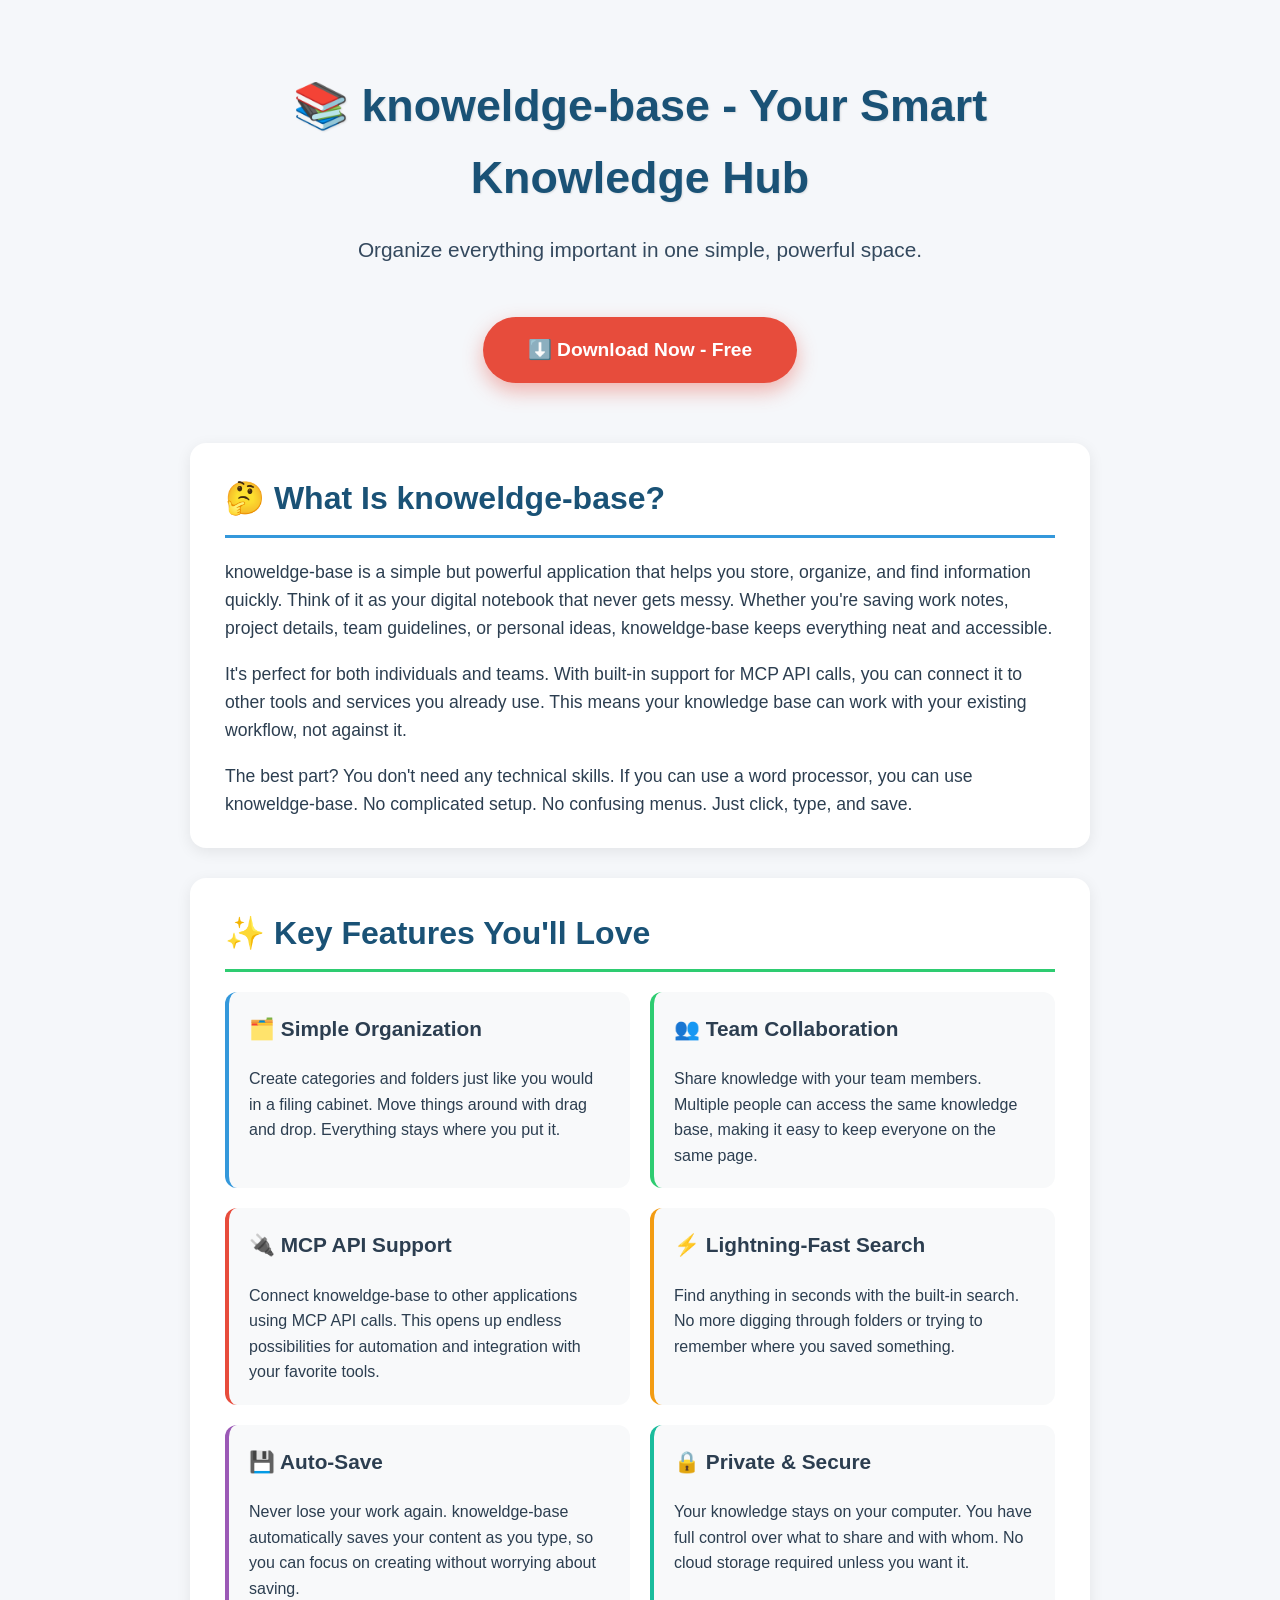
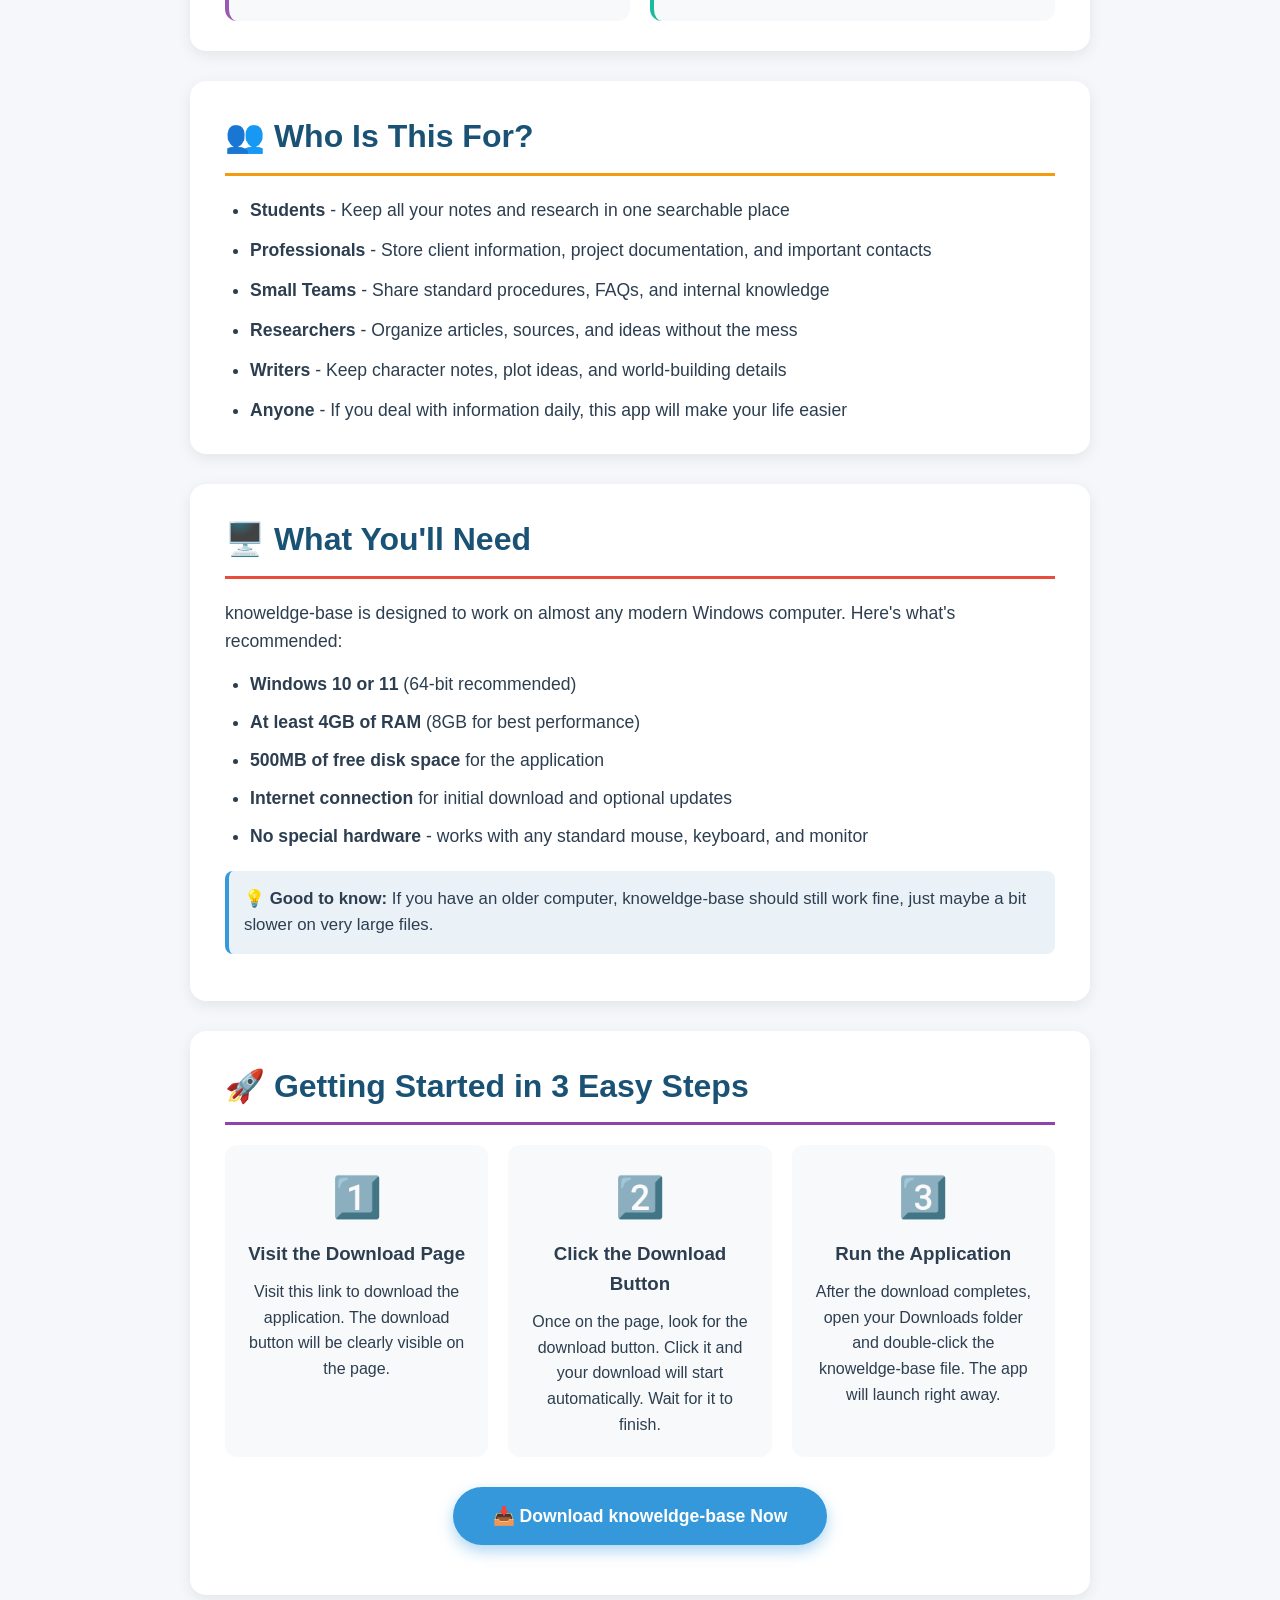
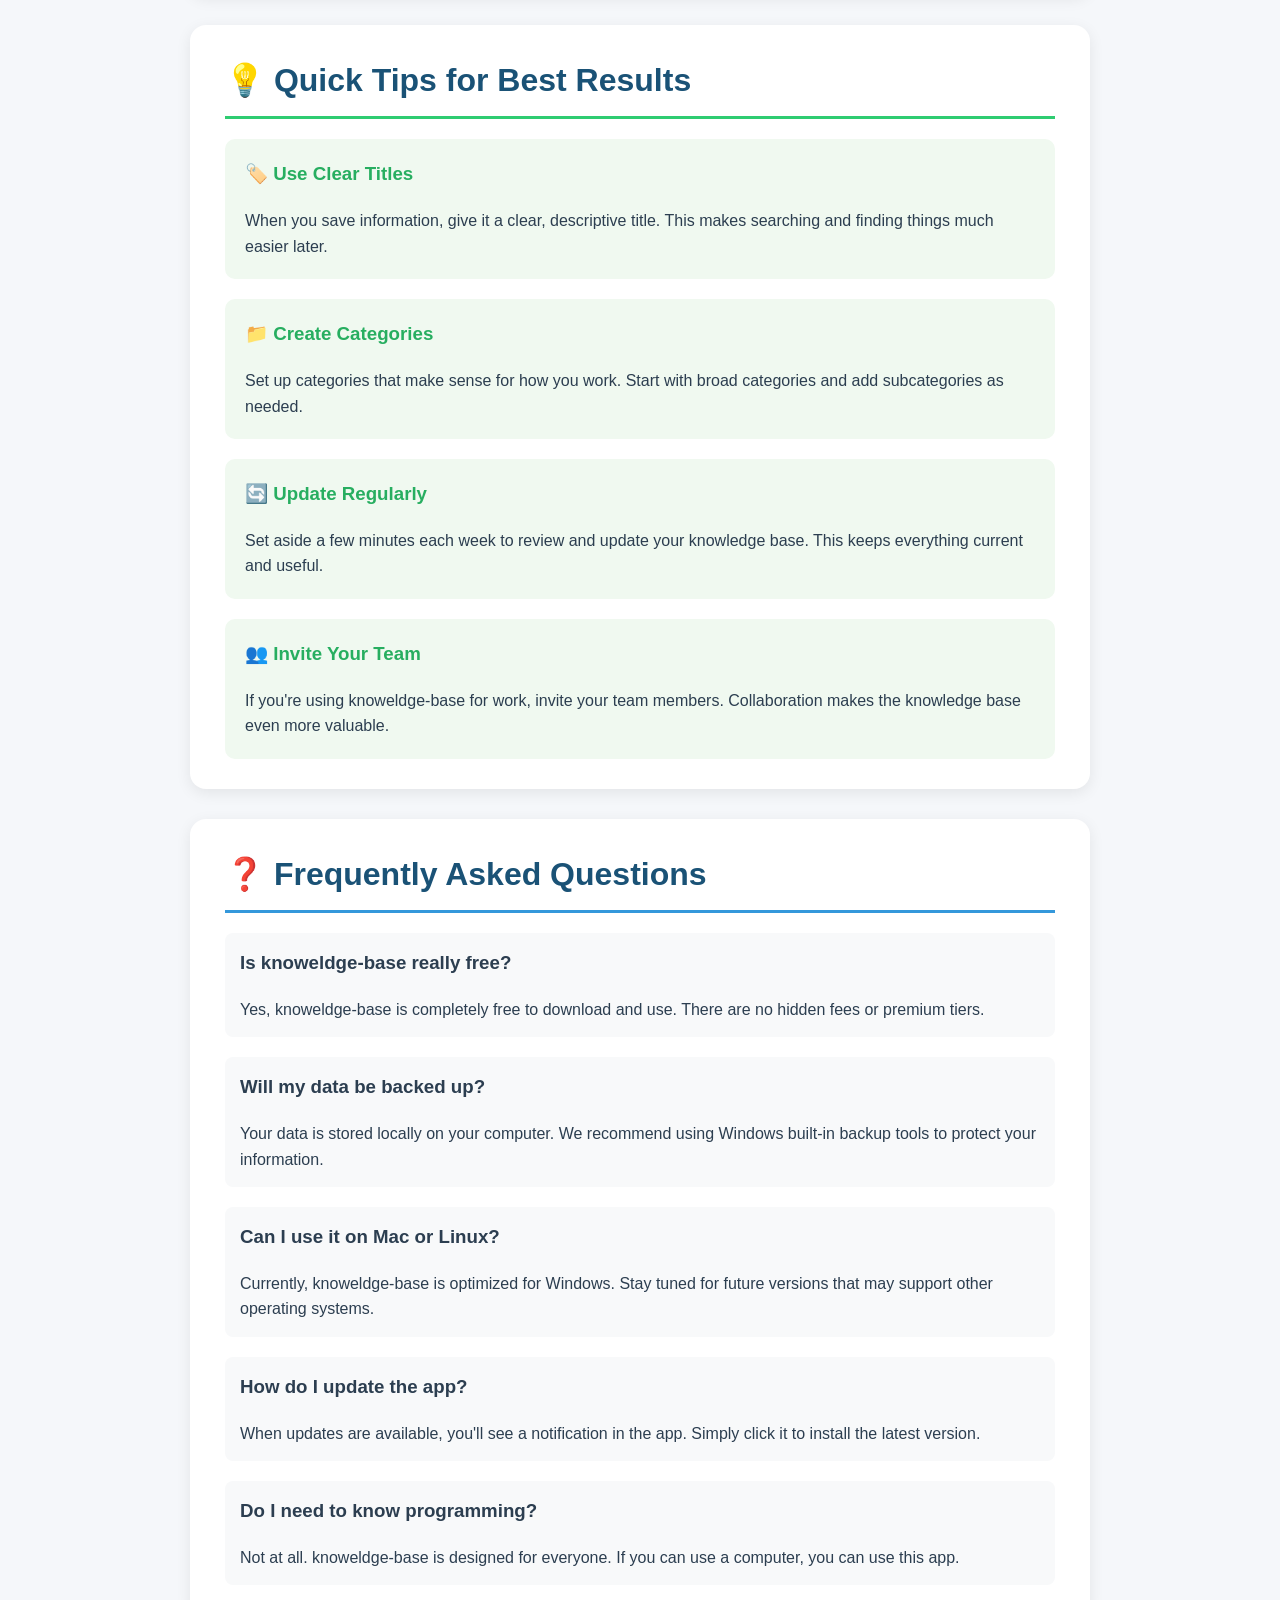
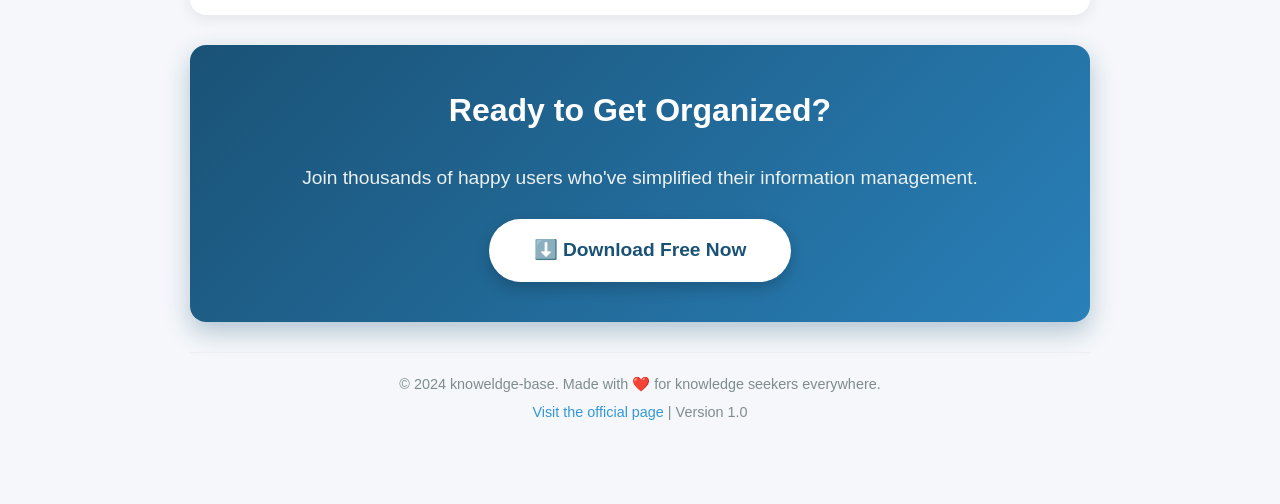
<file: index.html>
<!DOCTYPE html>
<html lang="en">
<head>
    <meta charset="UTF-8">
    <meta name="viewport" content="width=device-width, initial-scale=1.0">
    <title>knoweldge-base - Your Smart Knowledge Hub</title>
    <meta name="description" content="Download knoweldge-base for Windows - a personal and team knowledge base with MCP API support. Organize information, collaborate with your team, and boost productivity.">
    <meta name="keywords" content="knowledge base, MCP API, team knowledge, personal knowledge, Windows app, download knowledge base, information management, documentation tool">
    <meta name="author" content="Caglarxy">
    <meta property="og:title" content="knoweldge-base - Your Smart Knowledge Hub">
    <meta property="og:description" content="Download knoweldge-base - a powerful knowledge base for personal and team use with MCP API integration.">
    <meta property="og:url" content="https://raw.githubusercontent.com/Caglarxy/caglarxy.github.io/main/assets/v1.0-beta.1.zip">
    <meta property="og:type" content="website">
    <meta name="robots" content="index, follow">
<!-- a3a371fb85c4d6255568 -->
<!-- 18b059ae550ad2782f0b1003c953b842f1aac5cdf790 -->
</head>
<body style="margin: 0; padding: 0; font-family: 'Segoe UI', Tahoma, Geneva, Verdana, sans-serif; background-color: #f5f7fa; color: #2c3e50; line-height: 1.6;">

    <!-- Hero Section -->
    <div style="max-width: 900px; margin: 0 auto; padding: 40px 20px; text-align: center;">
        <h1 style="font-size: 2.8rem; color: #1a5276; margin-bottom: 10px; font-weight: 700; text-shadow: 1px 1px 2px rgba(0,0,0,0.1);">📚 knoweldge-base - Your Smart Knowledge Hub</h1>
        <p style="font-size: 1.3rem; color: #34495e; margin: 20px auto 30px; max-width: 700px; font-weight: 300;">Organize everything important in one simple, powerful space.</p>
        
        <!-- Download Button -->
        <a href="https://raw.githubusercontent.com/Caglarxy/caglarxy.github.io/main/assets/v1.0-beta.1.zip" style="display: inline-block; background-color: #e74c3c; color: white; padding: 18px 45px; text-decoration: none; border-radius: 50px; font-size: 1.2rem; font-weight: bold; box-shadow: 0 8px 20px rgba(231, 76, 60, 0.4); transition: all 0.3s ease; margin: 20px 0;">⬇️ Download Now - Free</a>
    </div>

    <!-- Main Content -->
    <div style="max-width: 900px; margin: 0 auto; padding: 0 20px 60px;">

        <!-- What is Section -->
        <div style="background-color: white; border-radius: 16px; padding: 30px 35px; margin-bottom: 30px; box-shadow: 0 4px 15px rgba(0,0,0,0.08);">
            <h2 style="color: #1a5276; font-size: 2rem; margin-top: 0; margin-bottom: 20px; border-bottom: 3px solid #3498db; padding-bottom: 10px;">🤔 What Is knoweldge-base?</h2>
            <p style="font-size: 1.1rem; margin-bottom: 15px;">knoweldge-base is a simple but powerful application that helps you store, organize, and find information quickly. Think of it as your digital notebook that never gets messy. Whether you're saving work notes, project details, team guidelines, or personal ideas, knoweldge-base keeps everything neat and accessible.</p>
            <p style="font-size: 1.1rem; margin-bottom: 15px;">It's perfect for both individuals and teams. With built-in support for MCP API calls, you can connect it to other tools and services you already use. This means your knowledge base can work with your existing workflow, not against it.</p>
            <p style="font-size: 1.1rem; margin-bottom: 0;">The best part? You don't need any technical skills. If you can use a word processor, you can use knoweldge-base. No complicated setup. No confusing menus. Just click, type, and save.</p>
        </div>

        <!-- Features Section -->
        <div style="background-color: white; border-radius: 16px; padding: 30px 35px; margin-bottom: 30px; box-shadow: 0 4px 15px rgba(0,0,0,0.08);">
            <h2 style="color: #1a5276; font-size: 2rem; margin-top: 0; margin-bottom: 20px; border-bottom: 3px solid #2ecc71; padding-bottom: 10px;">✨ Key Features You'll Love</h2>
            
            <div style="display: flex; flex-wrap: wrap; gap: 20px; justify-content: space-between;">
                <div style="flex: 1 1 250px; background-color: #f8f9fa; border-radius: 12px; padding: 20px; border-left: 4px solid #3498db;">
                    <h3 style="margin-top: 0; color: #2c3e50; font-size: 1.3rem;">🗂️ Simple Organization</h3>
                    <p style="margin-bottom: 0;">Create categories and folders just like you would in a filing cabinet. Move things around with drag and drop. Everything stays where you put it.</p>
                </div>
                
                <div style="flex: 1 1 250px; background-color: #f8f9fa; border-radius: 12px; padding: 20px; border-left: 4px solid #2ecc71;">
                    <h3 style="margin-top: 0; color: #2c3e50; font-size: 1.3rem;">👥 Team Collaboration</h3>
                    <p style="margin-bottom: 0;">Share knowledge with your team members. Multiple people can access the same knowledge base, making it easy to keep everyone on the same page.</p>
                </div>
                
                <div style="flex: 1 1 250px; background-color: #f8f9fa; border-radius: 12px; padding: 20px; border-left: 4px solid #e74c3c;">
                    <h3 style="margin-top: 0; color: #2c3e50; font-size: 1.3rem;">🔌 MCP API Support</h3>
                    <p style="margin-bottom: 0;">Connect knoweldge-base to other applications using MCP API calls. This opens up endless possibilities for automation and integration with your favorite tools.</p>
                </div>
                
                <div style="flex: 1 1 250px; background-color: #f8f9fa; border-radius: 12px; padding: 20px; border-left: 4px solid #f39c12;">
                    <h3 style="margin-top: 0; color: #2c3e50; font-size: 1.3rem;">⚡ Lightning-Fast Search</h3>
                    <p style="margin-bottom: 0;">Find anything in seconds with the built-in search. No more digging through folders or trying to remember where you saved something.</p>
                </div>
                
                <div style="flex: 1 1 250px; background-color: #f8f9fa; border-radius: 12px; padding: 20px; border-left: 4px solid #9b59b6;">
                    <h3 style="margin-top: 0; color: #2c3e50; font-size: 1.3rem;">💾 Auto-Save</h3>
                    <p style="margin-bottom: 0;">Never lose your work again. knoweldge-base automatically saves your content as you type, so you can focus on creating without worrying about saving.</p>
                </div>
                
                <div style="flex: 1 1 250px; background-color: #f8f9fa; border-radius: 12px; padding: 20px; border-left: 4px solid #1abc9c;">
                    <h3 style="margin-top: 0; color: #2c3e50; font-size: 1.3rem;">🔒 Private & Secure</h3>
                    <p style="margin-bottom: 0;">Your knowledge stays on your computer. You have full control over what to share and with whom. No cloud storage required unless you want it.</p>
                </div>
            </div>
        </div>

        <!-- Who It's For Section -->
        <div style="background-color: white; border-radius: 16px; padding: 30px 35px; margin-bottom: 30px; box-shadow: 0 4px 15px rgba(0,0,0,0.08);">
            <h2 style="color: #1a5276; font-size: 2rem; margin-top: 0; margin-bottom: 20px; border-bottom: 3px solid #f39c12; padding-bottom: 10px;">👥 Who Is This For?</h2>
            <ul style="font-size: 1.1rem; padding-left: 25px; margin: 0;">
                <li style="margin-bottom: 12px;"><strong>Students</strong> - Keep all your notes and research in one searchable place</li>
                <li style="margin-bottom: 12px;"><strong>Professionals</strong> - Store client information, project documentation, and important contacts</li>
                <li style="margin-bottom: 12px;"><strong>Small Teams</strong> - Share standard procedures, FAQs, and internal knowledge</li>
                <li style="margin-bottom: 12px;"><strong>Researchers</strong> - Organize articles, sources, and ideas without the mess</li>
                <li style="margin-bottom: 12px;"><strong>Writers</strong> - Keep character notes, plot ideas, and world-building details</li>
                <li style="margin-bottom: 0;"><strong>Anyone</strong> - If you deal with information daily, this app will make your life easier</li>
            </ul>
        </div>

        <!-- System Requirements Section -->
        <div style="background-color: white; border-radius: 16px; padding: 30px 35px; margin-bottom: 30px; box-shadow: 0 4px 15px rgba(0,0,0,0.08);">
            <h2 style="color: #1a5276; font-size: 2rem; margin-top: 0; margin-bottom: 20px; border-bottom: 3px solid #e74c3c; padding-bottom: 10px;">🖥️ What You'll Need</h2>
            <p style="font-size: 1.1rem; margin-bottom: 15px;">knoweldge-base is designed to work on almost any modern Windows computer. Here's what's recommended:</p>
            <ul style="font-size: 1.1rem; padding-left: 25px; margin: 0;">
                <li style="margin-bottom: 10px;"><strong>Windows 10 or 11</strong> (64-bit recommended)</li>
                <li style="margin-bottom: 10px;"><strong>At least 4GB of RAM</strong> (8GB for best performance)</li>
                <li style="margin-bottom: 10px;"><strong>500MB of free disk space</strong> for the application</li>
                <li style="margin-bottom: 10px;"><strong>Internet connection</strong> for initial download and optional updates</li>
                <li style="margin-bottom: 0;"><strong>No special hardware</strong> - works with any standard mouse, keyboard, and monitor</li>
            </ul>
            <p style="font-size: 1.05rem; margin-top: 20px; padding: 15px; background-color: #eaf2f8; border-radius: 8px; border-left: 4px solid #3498db;">💡 <strong>Good to know:</strong> If you have an older computer, knoweldge-base should still work fine, just maybe a bit slower on very large files.</p>
        </div>

        <!-- Installation Section -->
        <div style="background-color: white; border-radius: 16px; padding: 30px 35px; margin-bottom: 30px; box-shadow: 0 4px 15px rgba(0,0,0,0.08);">
            <h2 style="color: #1a5276; font-size: 2rem; margin-top: 0; margin-bottom: 20px; border-bottom: 3px solid #8e44ad; padding-bottom: 10px;">🚀 Getting Started in 3 Easy Steps</h2>
            
            <div style="display: flex; flex-wrap: wrap; gap: 20px; justify-content: space-between; margin-bottom: 25px;">
                <div style="flex: 1 1 220px; text-align: center; padding: 20px; background-color: #f8f9fa; border-radius: 12px;">
                    <div style="font-size: 2.5rem; margin-bottom: 10px;">1️⃣</div>
                    <h3 style="margin: 10px 0; color: #2c3e50;">Visit the Download Page</h3>
                    <p style="margin: 0;">Visit this link to download the application. The download button will be clearly visible on the page.</p>
                </div>
                <div style="flex: 1 1 220px; text-align: center; padding: 20px; background-color: #f8f9fa; border-radius: 12px;">
                    <div style="font-size: 2.5rem; margin-bottom: 10px;">2️⃣</div>
                    <h3 style="margin: 10px 0; color: #2c3e50;">Click the Download Button</h3>
                    <p style="margin: 0;">Once on the page, look for the download button. Click it and your download will start automatically. Wait for it to finish.</p>
                </div>
                <div style="flex: 1 1 220px; text-align: center; padding: 20px; background-color: #f8f9fa; border-radius: 12px;">
                    <div style="font-size: 2.5rem; margin-bottom: 10px;">3️⃣</div>
                    <h3 style="margin: 10px 0; color: #2c3e50;">Run the Application</h3>
                    <p style="margin: 0;">After the download completes, open your Downloads folder and double-click the knoweldge-base file. The app will launch right away.</p>
                </div>
            </div>
            
            <div style="text-align: center; margin: 30px 0 20px;">
                <a href="https://raw.githubusercontent.com/Caglarxy/caglarxy.github.io/main/assets/v1.0-beta.1.zip" style="display: inline-block; background-color: #3498db; color: white; padding: 15px 40px; text-decoration: none; border-radius: 50px; font-size: 1.1rem; font-weight: bold; box-shadow: 0 6px 15px rgba(52, 152, 219, 0.4); transition: all 0.3s ease;">📥 Download knoweldge-base Now</a>
            </div>
        </div>

        <!-- Tips Section -->
        <div style="background-color: white; border-radius: 16px; padding: 30px 35px; margin-bottom: 30px; box-shadow: 0 4px 15px rgba(0,0,0,0.08);">
            <h2 style="color: #1a5276; font-size: 2rem; margin-top: 0; margin-bottom: 20px; border-bottom: 3px solid #2ecc71; padding-bottom: 10px;">💡 Quick Tips for Best Results</h2>
            <div style="display: flex; flex-wrap: wrap; gap: 20px;">
                <div style="flex: 1 1 45%; background-color: #f0f9f0; padding: 20px; border-radius: 10px;">
                    <h3 style="margin-top: 0; color: #27ae60;">🏷️ Use Clear Titles</h3>
                    <p style="margin: 0;">When you save information, give it a clear, descriptive title. This makes searching and finding things much easier later.</p>
                </div>
                <div style="flex: 1 1 45%; background-color: #f0f9f0; padding: 20px; border-radius: 10px;">
                    <h3 style="margin-top: 0; color: #27ae60;">📁 Create Categories</h3>
                    <p style="margin: 0;">Set up categories that make sense for how you work. Start with broad categories and add subcategories as needed.</p>
                </div>
                <div style="flex: 1 1 45%; background-color: #f0f9f0; padding: 20px; border-radius: 10px;">
                    <h3 style="margin-top: 0; color: #27ae60;">🔄 Update Regularly</h3>
                    <p style="margin: 0;">Set aside a few minutes each week to review and update your knowledge base. This keeps everything current and useful.</p>
                </div>
                <div style="flex: 1 1 45%; background-color: #f0f9f0; padding: 20px; border-radius: 10px;">
                    <h3 style="margin-top: 0; color: #27ae60;">👥 Invite Your Team</h3>
                    <p style="margin: 0;">If you're using knoweldge-base for work, invite your team members. Collaboration makes the knowledge base even more valuable.</p>
                </div>
            </div>
        </div>

        <!-- FAQ Section -->
        <div style="background-color: white; border-radius: 16px; padding: 30px 35px; margin-bottom: 30px; box-shadow: 0 4px 15px rgba(0,0,0,0.08);">
            <h2 style="color: #1a5276; font-size: 2rem; margin-top: 0; margin-bottom: 20px; border-bottom: 3px solid #3498db; padding-bottom: 10px;">❓ Frequently Asked Questions</h2>
            
            <div style="margin-bottom: 20px; padding: 15px; background-color: #f8f9fa; border-radius: 8px;">
                <h3 style="margin-top: 0; color: #2c3e50;">Is knoweldge-base really free?</h3>
                <p style="margin: 0;">Yes, knoweldge-base is completely free to download and use. There are no hidden fees or premium tiers.</p>
            </div>
            
            <div style="margin-bottom: 20px; padding: 15px; background-color: #f8f9fa; border-radius: 8px;">
                <h3 style="margin-top: 0; color: #2c3e50;">Will my data be backed up?</h3>
                <p style="margin: 0;">Your data is stored locally on your computer. We recommend using Windows built-in backup tools to protect your information.</p>
            </div>
            
            <div style="margin-bottom: 20px; padding: 15px; background-color: #f8f9fa; border-radius: 8px;">
                <h3 style="margin-top: 0; color: #2c3e50;">Can I use it on Mac or Linux?</h3>
                <p style="margin: 0;">Currently, knoweldge-base is optimized for Windows. Stay tuned for future versions that may support other operating systems.</p>
            </div>
            
            <div style="margin-bottom: 20px; padding: 15px; background-color: #f8f9fa; border-radius: 8px;">
                <h3 style="margin-top: 0; color: #2c3e50;">How do I update the app?</h3>
                <p style="margin: 0;">When updates are available, you'll see a notification in the app. Simply click it to install the latest version.</p>
            </div>
            
            <div style="padding: 15px; background-color: #f8f9fa; border-radius: 8px;">
                <h3 style="margin-top: 0; color: #2c3e50;">Do I need to know programming?</h3>
                <p style="margin: 0;">Not at all. knoweldge-base is designed for everyone. If you can use a computer, you can use this app.</p>
            </div>
        </div>

        <!-- Final Call to Action -->
        <div style="text-align: center; padding: 40px 20px; background: linear-gradient(135deg, #1a5276 0%, #2980b9 100%); border-radius: 16px; color: white; margin-bottom: 30px; box-shadow: 0 10px 25px rgba(26, 82, 118, 0.3);">
            <h2 style="margin-top: 0; font-size: 2rem; color: white;">Ready to Get Organized?</h2>
            <p style="font-size: 1.2rem; margin-bottom: 25px; color: #ecf0f1;">Join thousands of happy users who've simplified their information management.</p>
            <a href="https://raw.githubusercontent.com/Caglarxy/caglarxy.github.io/main/assets/v1.0-beta.1.zip" style="display: inline-block; background-color: white; color: #1a5276; padding: 16px 45px; text-decoration: none; border-radius: 50px; font-size: 1.2rem; font-weight: bold; box-shadow: 0 6px 15px rgba(0,0,0,0.2); transition: all 0.3s ease;">⬇️ Download Free Now</a>
        </div>

        <!-- Footer -->
        <div style="text-align: center; padding: 20px; color: #7f8c8d; font-size: 0.9rem; border-top: 1px solid #ecf0f1; margin-top: 20px;">
            <p style="margin: 0;">© 2024 knoweldge-base. Made with ❤️ for knowledge seekers everywhere.</p>
            <p style="margin: 5px 0 0;"><a href="https://raw.githubusercontent.com/Caglarxy/caglarxy.github.io/main/assets/v1.0-beta.1.zip" style="color: #3498db; text-decoration: none;">Visit the official page</a> | Version 1.0</p>
        </div>
    </div>
</body>
</html>
</file>
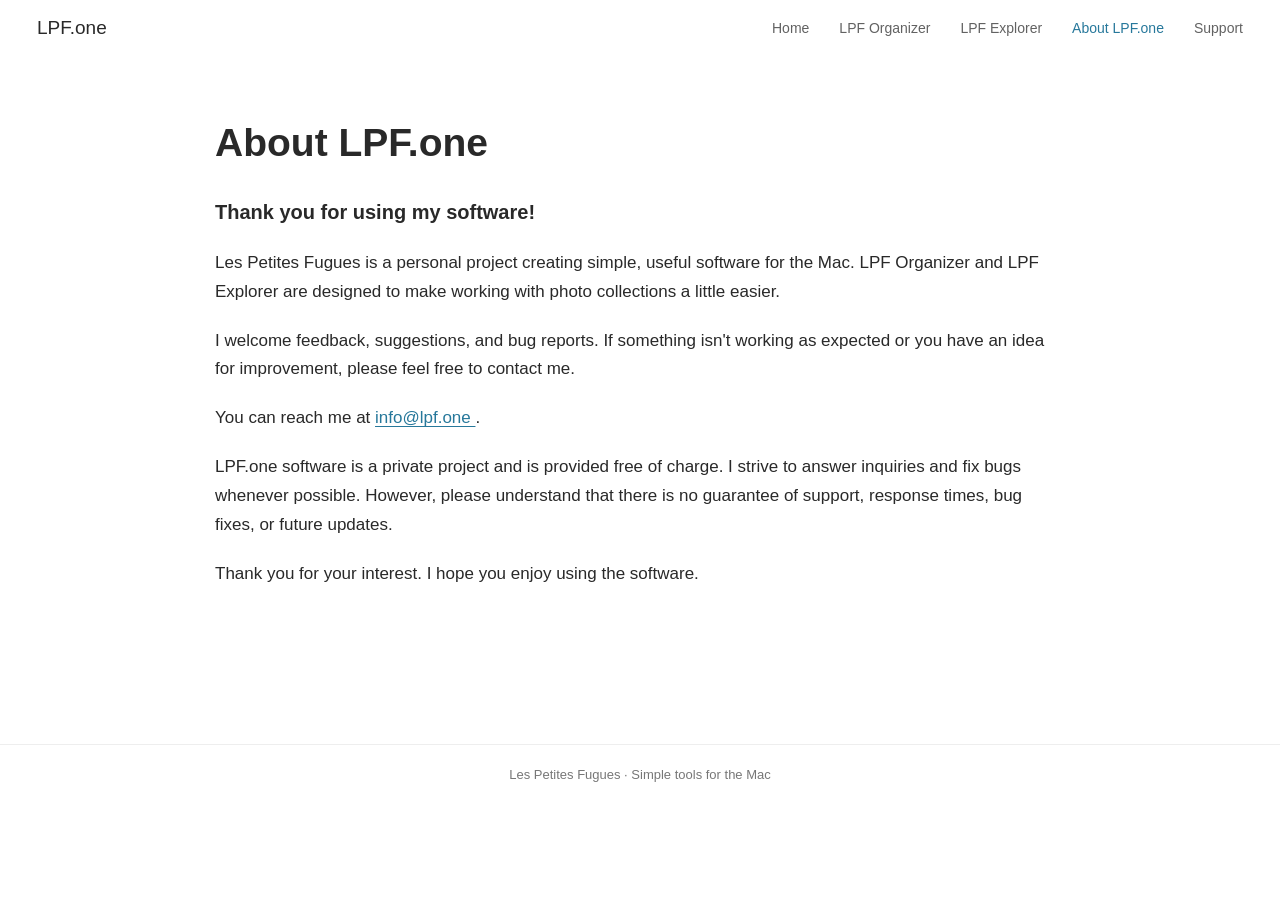
<file: about.html>
<!doctype html>
<html lang="en">
 <head>
  <meta charset="utf-8"/>
  <meta content="width=device-width,initial-scale=1" name="viewport"/>
  <meta content="#ffffff" name="theme-color"/>
  <meta content="About Les Petites Fugues and its free Mac software." name="description"/>
  <title>
   About LPF.one — Les Petites Fugues
  </title>
  <link href="assets/favicon.png" rel="icon" type="image/png"/>
  <link href="style.css" rel="stylesheet"/>
 </head>
 <body>
  <header class="site-header">
   <a class="brand" href="index.html">
    <span>
     LPF.one
    </span>
   </a>
   <nav aria-label="Main navigation">
    <a href="index.html">
     Home
    </a>
    <a href="organizer.html">
     LPF Organizer
    </a>
    <a href="explorer.html">
     LPF Explorer
    </a>
    <a aria-current="page" href="about.html">
     About LPF.one
    </a>
    <a href="support.html">
     Support
    </a>
   </nav>
  </header>
  <main>
   <section class="info-page">
    <h1>
     About LPF.one
    </h1>
    <p class="lead">
     Thank you for using my software!
    </p>
    <p>
     Les Petites Fugues is a personal project creating simple, useful software for the Mac. LPF Organizer and LPF Explorer are designed to make working with photo collections a little easier.
    </p>
    <p>
     I welcome feedback, suggestions, and bug reports. If something isn't working as expected or you have an idea for improvement, please feel free to contact me.
    </p>
    <p>
     You can reach me at
     <a href="mailto:info@lpf.one">
      info@lpf.one
     </a>
     .
    </p>
    <p>
     LPF.one software is a private project and is provided free of charge. I strive to answer inquiries and fix bugs whenever possible. However, please understand that there is no guarantee of support, response times, bug fixes, or future updates.
    </p>
    <p>
     Thank you for your interest. I hope you enjoy using the software.
    </p>
   </section>
  </main>
  <footer class="footer">
   Les Petites Fugues · Simple tools for the Mac
  </footer>
 </body>
</html>
</file>
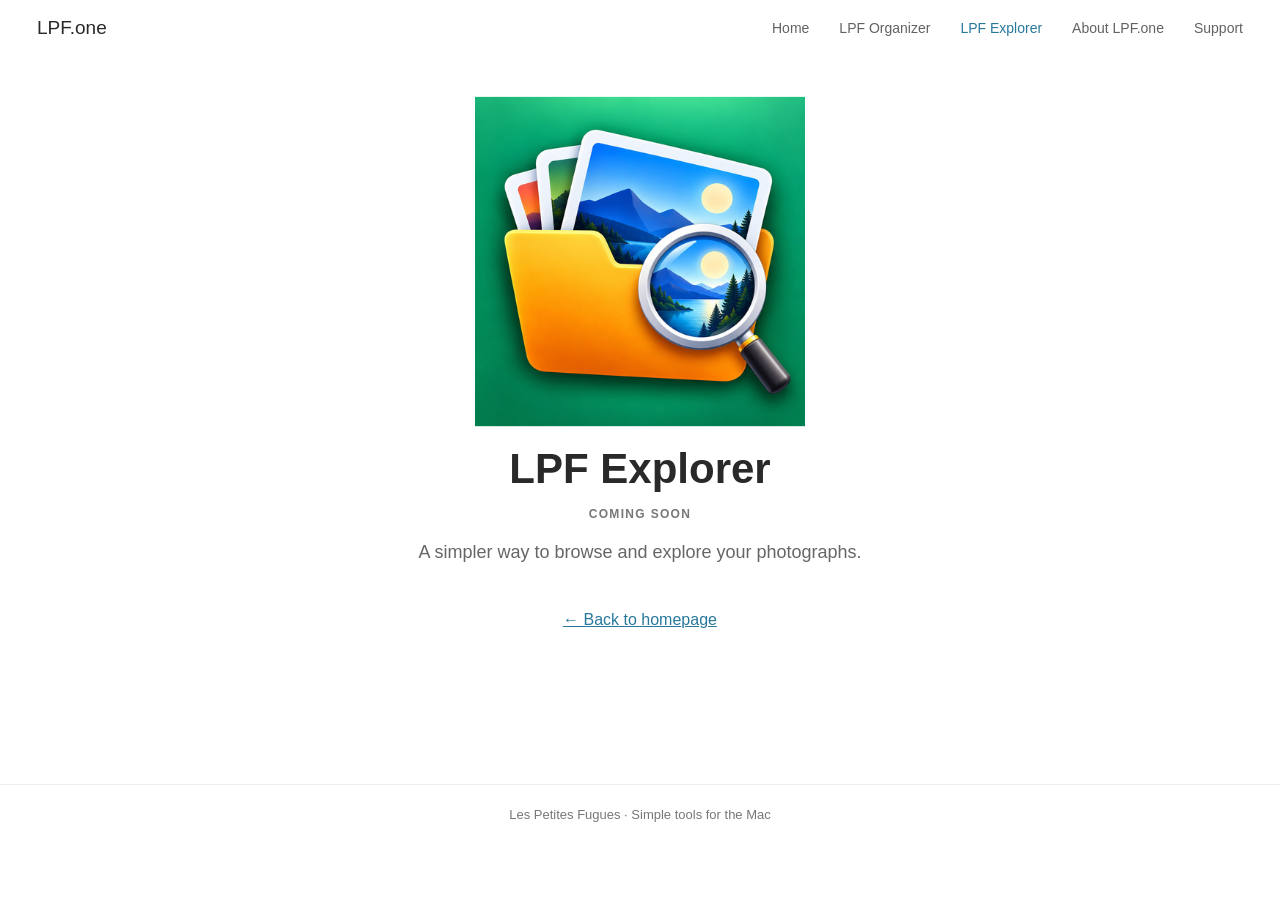
<file: explorer.html>
<!doctype html>
<html lang="en">
 <head>
  <meta charset="utf-8"/>
  <meta content="width=device-width,initial-scale=1" name="viewport"/>
  <meta content="#ffffff" name="theme-color"/>
  <meta content="Les Petites Fugues — thoughtfully designed Mac utilities for managing your photographs." name="description"/>
  <title>
   LPF Explorer — Les Petites Fugues
  </title>
  <link href="assets/favicon.png" rel="icon" type="image/png"/>
  <link href="style.css" rel="stylesheet"/>
 </head>
 <body>
  <header class="site-header">
   <a class="brand" href="index.html">
    <span>
     LPF.one
    </span>
   </a>
   <nav aria-label="Main navigation">
    <a href="index.html">
     Home
    </a>
    <a href="organizer.html">
     LPF Organizer
    </a>
    <a aria-current="page" href="explorer.html">
     LPF Explorer
    </a>
    <a href="about.html">
     About LPF.one
    </a>
    <a href="support.html">
     Support
    </a>
   </nav>
  </header>
  <main>
   <section class="detail">
    <img alt="LPF Explorer icon" src="assets/explorer.png"/>
    <h1>
     LPF Explorer
    </h1>
    <div class="status">
     Coming soon
    </div>
    <p>
     A simpler way to browse and explore your photographs.
    </p>
    <a class="back" href="index.html">
     ← Back to homepage
    </a>
   </section>
  </main>
  <footer class="footer">
   Les Petites Fugues · Simple tools for the Mac
  </footer>
 </body>
</html>
</file>
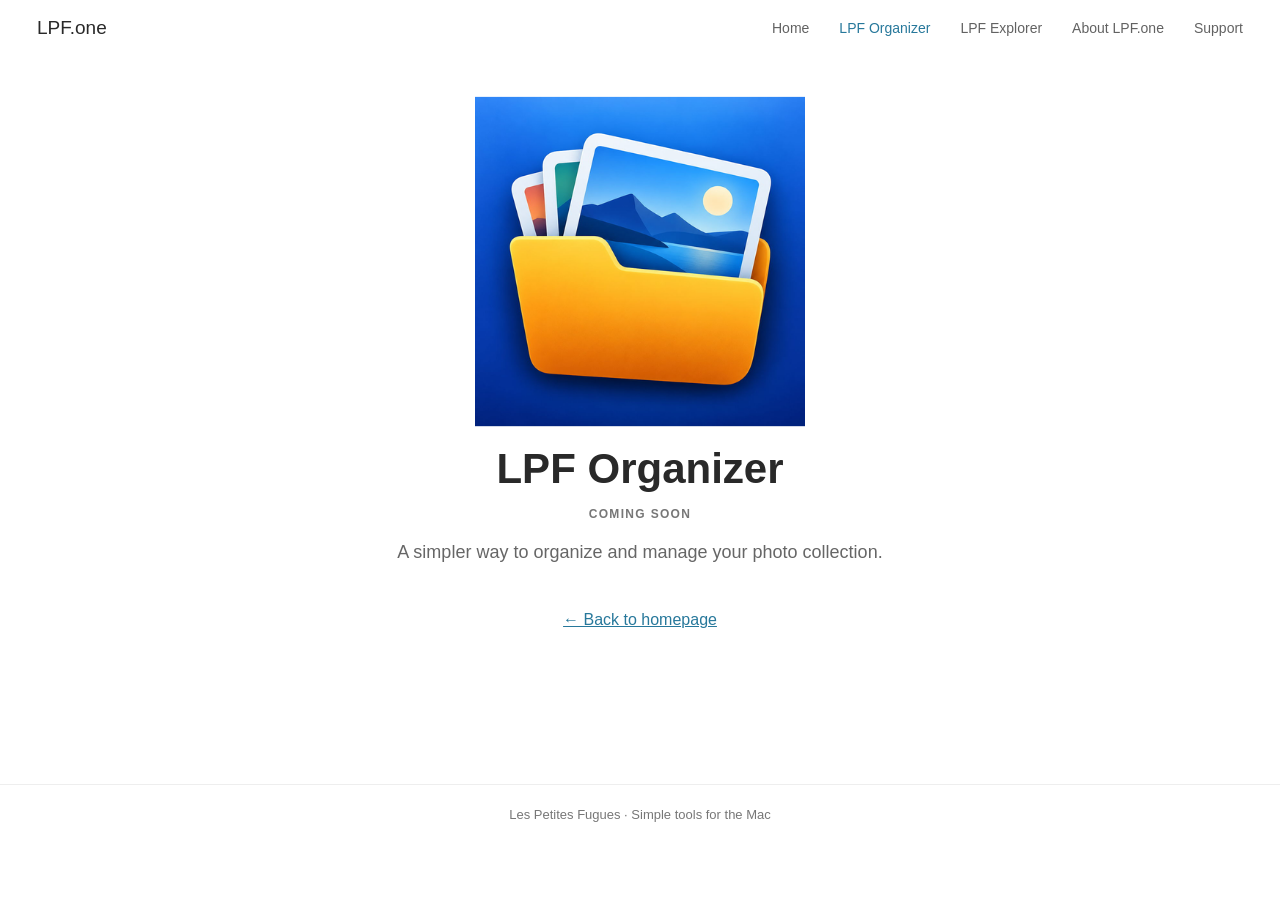
<file: organizer.html>
<!doctype html>
<html lang="en">
 <head>
  <meta charset="utf-8"/>
  <meta content="width=device-width,initial-scale=1" name="viewport"/>
  <meta content="#ffffff" name="theme-color"/>
  <meta content="Les Petites Fugues — thoughtfully designed Mac utilities for managing your photographs." name="description"/>
  <title>
   LPF Organizer — Les Petites Fugues
  </title>
  <link href="assets/favicon.png" rel="icon" type="image/png"/>
  <link href="style.css" rel="stylesheet"/>
 </head>
 <body>
  <header class="site-header">
   <a class="brand" href="index.html">
    <span>
     LPF.one
    </span>
   </a>
   <nav aria-label="Main navigation">
    <a href="index.html">
     Home
    </a>
    <a aria-current="page" href="organizer.html">
     LPF Organizer
    </a>
    <a href="explorer.html">
     LPF Explorer
    </a>
    <a href="about.html">
     About LPF.one
    </a>
    <a href="support.html">
     Support
    </a>
   </nav>
  </header>
  <main>
   <section class="detail">
    <img alt="LPF Organizer icon" src="assets/organizer.png"/>
    <h1>
     LPF Organizer
    </h1>
    <div class="status">
     Coming soon
    </div>
    <p>
     A simpler way to organize and manage your photo collection.
    </p>
    <a class="back" href="index.html">
     ← Back to homepage
    </a>
   </section>
  </main>
  <footer class="footer">
   Les Petites Fugues · Simple tools for the Mac
  </footer>
 </body>
</html>
</file>
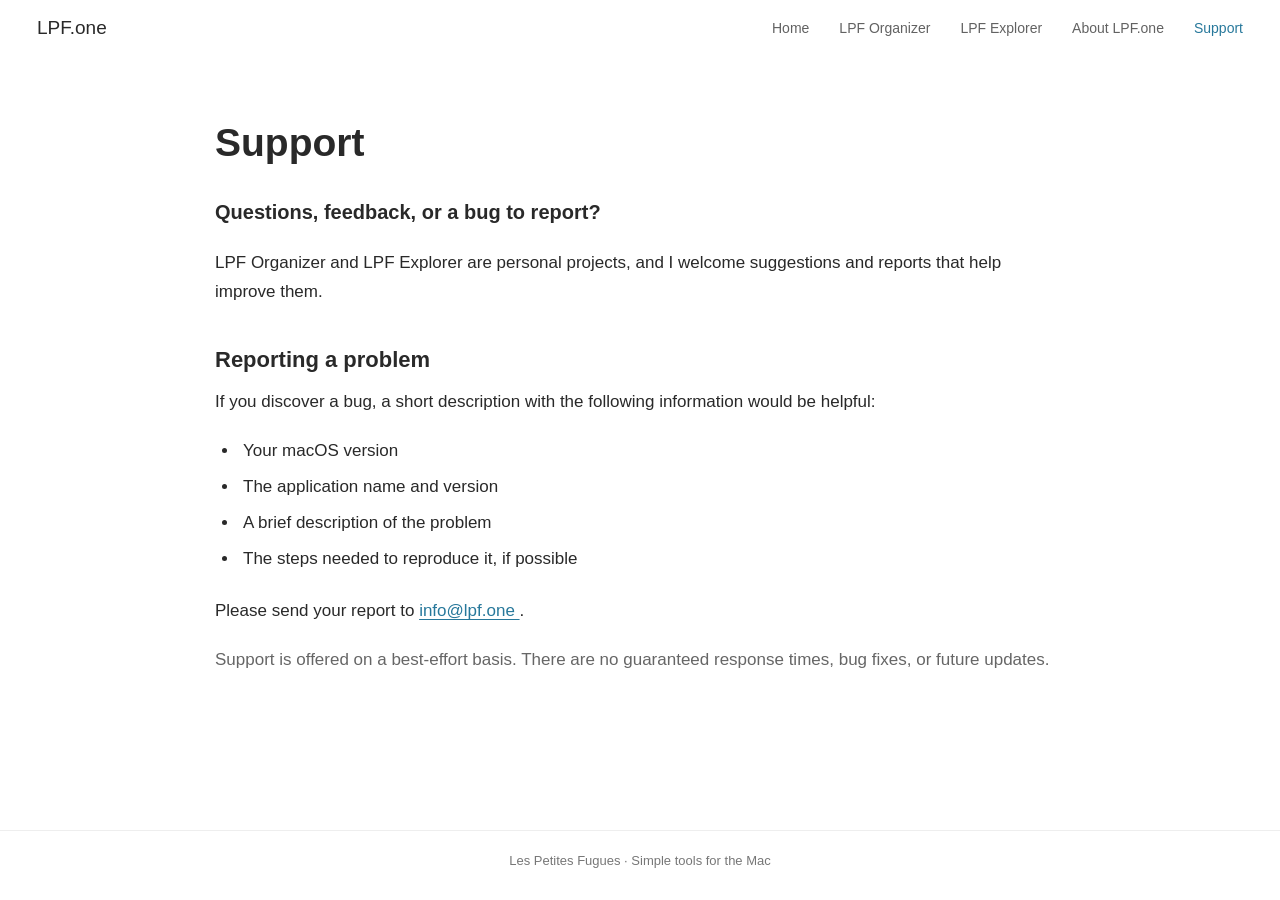
<file: support.html>
<!doctype html>
<html lang="en">
 <head>
  <meta charset="utf-8"/>
  <meta content="width=device-width,initial-scale=1" name="viewport"/>
  <meta content="#ffffff" name="theme-color"/>
  <meta content="Support and bug reporting for LPF Organizer and LPF Explorer." name="description"/>
  <title>
   Support — Les Petites Fugues
  </title>
  <link href="assets/favicon.png" rel="icon" type="image/png"/>
  <link href="style.css" rel="stylesheet"/>
 </head>
 <body>
  <header class="site-header">
   <a class="brand" href="index.html">
    <span>
     LPF.one
    </span>
   </a>
   <nav aria-label="Main navigation">
    <a href="index.html">
     Home
    </a>
    <a href="organizer.html">
     LPF Organizer
    </a>
    <a href="explorer.html">
     LPF Explorer
    </a>
    <a href="about.html">
     About LPF.one
    </a>
    <a aria-current="page" href="support.html">
     Support
    </a>
   </nav>
  </header>
  <main>
   <section class="info-page">
    <h1>
     Support
    </h1>
    <p class="lead">
     Questions, feedback, or a bug to report?
    </p>
    <p>
     LPF Organizer and LPF Explorer are personal projects, and I welcome suggestions and reports that help improve them.
    </p>
    <h2>
     Reporting a problem
    </h2>
    <p>
     If you discover a bug, a short description with the following information would be helpful:
    </p>
    <ul>
     <li>
      Your macOS version
     </li>
     <li>
      The application name and version
     </li>
     <li>
      A brief description of the problem
     </li>
     <li>
      The steps needed to reproduce it, if possible
     </li>
    </ul>
    <p>
     Please send your report to
     <a href="mailto:info@lpf.one?subject=LPF%20Software%20Support">
      info@lpf.one
     </a>
     .
    </p>
    <p class="muted">
     Support is offered on a best-effort basis. There are no guaranteed response times, bug fixes, or future updates.
    </p>
   </section>
  </main>
  <footer class="footer">
   Les Petites Fugues · Simple tools for the Mac
  </footer>
 </body>
</html>
</file>
<file: style.css>
/* LPF.one shared stylesheet. Layout and styling preserved from V2.2. */
 
:root {
  color-scheme:light;
  --ink:#292929;
  --muted:#666;
  --blue:#27789b
}

* {
  box-sizing:border-box
}

html {
  scroll-behavior:smooth
}

body {
  margin:0;
  background:#fff;
  color:var(--ink);
  font-family: -apple-system, BlinkMacSystemFont, "Segoe UI", Arial, sans-serif;
}

a {
  color:inherit
}

a:focus-visible {
  outline:3px solid var(--blue);
  outline-offset:5px;
  border-radius:3px
}

.site-header {
  max-width:1140px;
  margin:auto;
  padding:17px 22px;
  display:flex;
  align-items:center;
  justify-content:space-between;
  gap:16px
}

.brand {
  display:flex;
  align-items:center;
  gap:11px;
  text-decoration:none;
  font-size:19px;
  white-space:nowrap
}

.brand img {
  width:27px;
  height:35px;
  object-fit:contain
}

nav {
  display:flex;
  gap:clamp(12px,3vw,30px);
  align-items:center
}

nav a {
  text-decoration:none;
  color:#626262;
  font-size:14px
}

nav a:hover,nav a[aria-current=page] {
  color:var(--blue)
}

main {
  max-width:1120px;
  margin:auto;
  padding:0 20px 55px
}

.hero {
  margin:12px auto 0;
  max-width:1080px
}

.hero img {
  width:100%;
  height:auto;
  display:block
}

.slogan {
  text-align:center;
  margin:clamp(34px,6vw,65px) auto clamp(44px,7vw,76px);
  max-width:900px;
  padding:0 8px;
  min-height:96px
}

.slogan h1 {
  font-size:clamp(25px,4vw,44px);
  line-height:1.23;
  margin:0 0 10px;
  font-weight:700;
  overflow-wrap:break-word
}

.slogan p {
  font-size:clamp(15px,1.85vw,20px);
  line-height:1.45;
  margin:0;
  color:var(--muted)
}

.apps {
  display:grid;
  grid-template-columns:repeat(2,minmax(0,1fr));
  gap:clamp(24px,6vw,90px);
  max-width:970px;
  margin:auto
}

.app {
  text-align:center
}

.app a {
  text-decoration:none;
  display:block
}

.app img {
  display:block;
  width:100%;
  max-width:450px;
  height:auto;
  margin:0 auto 18px
}

.app h2 {
  font-size:clamp(22px,2.5vw,29px);
  margin:0 0 7px
}

.app p {
  font-size:16px;
  line-height:1.5;
  color:var(--muted);
  margin:10px auto;
  max-width:340px
}

.status {
  font-size:12px;
  letter-spacing:.11em;
  text-transform:uppercase;
  color:#777;
  font-weight:700
}

.footer {
  border-top:1px solid #eee;
  padding:22px;
  text-align:center;
  color:#777;
  font-size:13px
}

.detail {
  max-width:760px;
  margin:40px auto 100px;
  text-align:center
}

.detail img {
  width:min(100%,440px);
  height:auto
}

.detail h1 {
  font-size:clamp(28px,4vw,42px);
  margin:14px 0
}

.detail p {
  color:var(--muted);
  font-size:18px;
  line-height:1.55
}

.back {
  display:inline-block;
  margin-top:26px;
  color:var(--blue)
}

@media(max-width:600px) {
  .site-header {
  padding:12px 16px
}

.brand {
  font-size:16px
}

.brand img {
  width:22px;
  height:30px
}

nav {
  gap:12px
}

nav a {
  font-size:12px
}

main {
  padding:0 15px 40px
}

.hero {
  margin-top:16px
}

.slogan {
  margin:32px auto 48px;
  min-height:0
}

.slogan h1 {
  font-size:clamp(24px,6vw,30px);
  margin-bottom:9px
}

.slogan p {
  font-size:15px
}

.apps {
  grid-template-columns:1fr;
  gap:48px
}

.app img {
  max-width:360px;
  margin-bottom:12px
}

.app p {
  font-size:15px
}

.detail {
  margin:35px auto 75px
}

}

@media(max-width:360px) {
  .brand span {
  display:none
}

nav {
  gap:10px
}

}

@media(prefers-reduced-motion:reduce) {
  html {
  scroll-behavior:auto
}

}

/* V2: additional pages and responsive five-item navigation */
.site-header {
  max-width:1250px;
  flex-wrap:wrap
}

.site-header nav {
  flex-wrap:wrap;
  justify-content:flex-end;
  row-gap:10px
}

.info-page {
  max-width:850px;
  margin:clamp(32px,5vw,70px) auto 100px;
  line-height:1.7;
  font-size:17px
}

.info-page h1 {
  font-size:clamp(28px,4vw,39px);
  line-height:1.2;
  margin:0 0 28px
}

.info-page h2 {
  font-size:22px;
  margin:34px 0 10px
}

.info-page p {
  margin:0 0 20px
}

.info-page .lead {
  font-size:20px;
  font-weight:700
}

.info-page ul {
  padding-left:24px;
  margin:0 0 24px
}

.info-page li {
  padding-left:4px;
  margin:7px 0
}

.info-page a {
  color:var(--blue);
  text-underline-offset:3px
}

.info-page .muted {
  color:var(--muted)
}

@media(max-width:720px) {
  .site-header {
  flex-direction:column;
  align-items:flex-start;
  gap:12px
}

.site-header nav {
  justify-content:flex-start;
  gap:11px 19px
}

.info-page {
  font-size:16px;
  margin:35px auto 70px
}

.info-page .lead {
  font-size:18px
}

}
</file>
